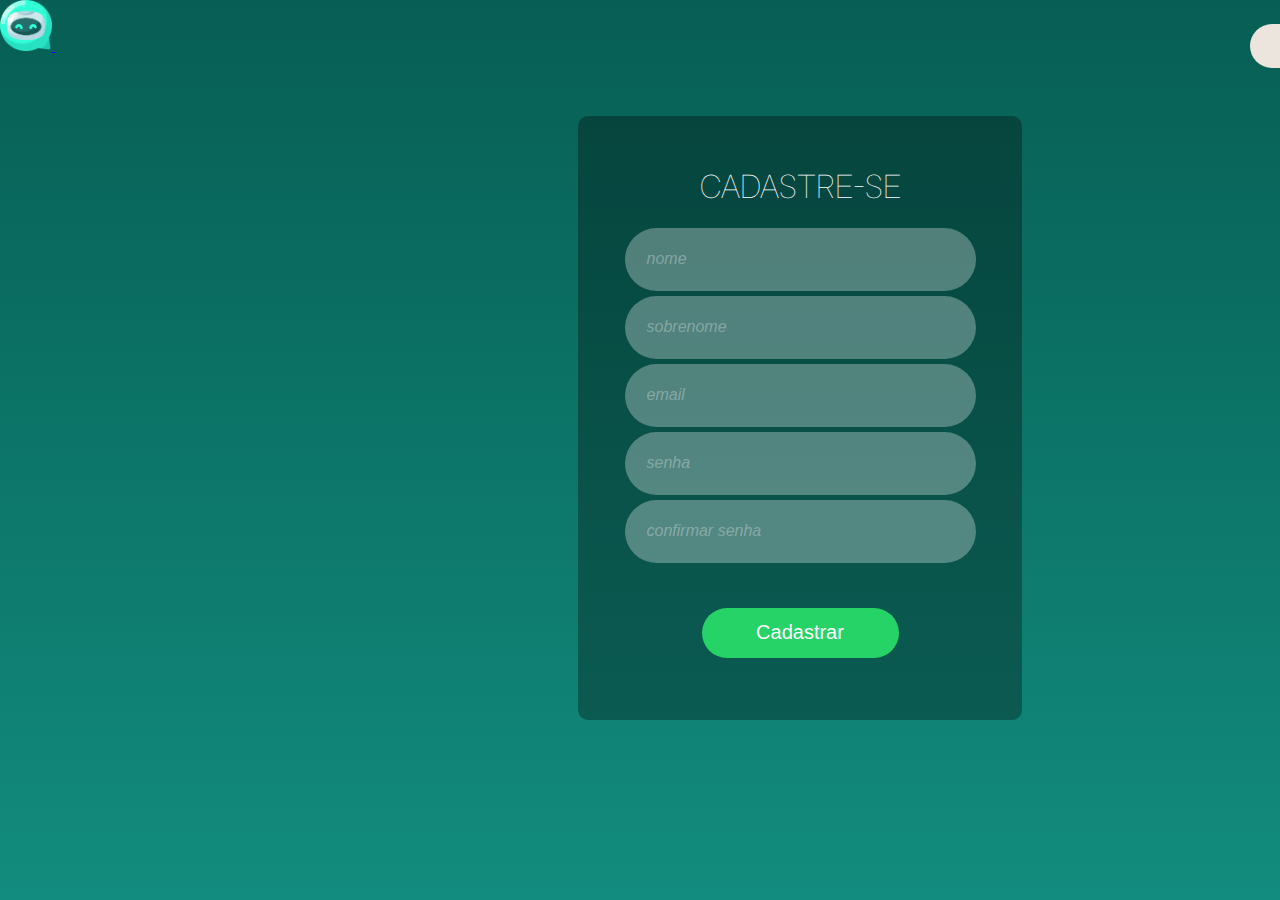
<file: cadastro/index.html>
<!DOCTYPE html>
<html lang="pt-BR">
<head>
    <meta charset="UTF-8">
    <meta name="viewport" content="width=device-width, initial-scale=1.0">
    <title>Cadastre-se</title>
    <link rel="stylesheet" href="style.css">
</head>
<body>
    <header>
        <a href="../homepage/index.html">
            <div class="imgRobot"><img class="robotMini" src="chatbot 2.png" alt=""></div>
        </a>
        <nav>
            <a href="../login/index.html">
                <button class="login">Login</button>  
            </a>
          
            <a href="../planos/index.html">
                <button class="planos">PLANOS</button>
            </a>  
        </nav>
    </header>

    <section class="container">
        <div class="containerCadastro">
            <h1>CADASTRE-SE</h1>
            <div class="containerInputs">
                <input type="text" placeholder="nome">
                <input type="text" placeholder="sobrenome">
                <input type="email" placeholder="email">
                <input type="password" placeholder="senha">
                <input type="password" placeholder="confirmar senha">
            </div>
            <div >
                <button class="botao">Cadastrar</button>
            </div>
        </div>
    </section>
</body>
</html>
</file>
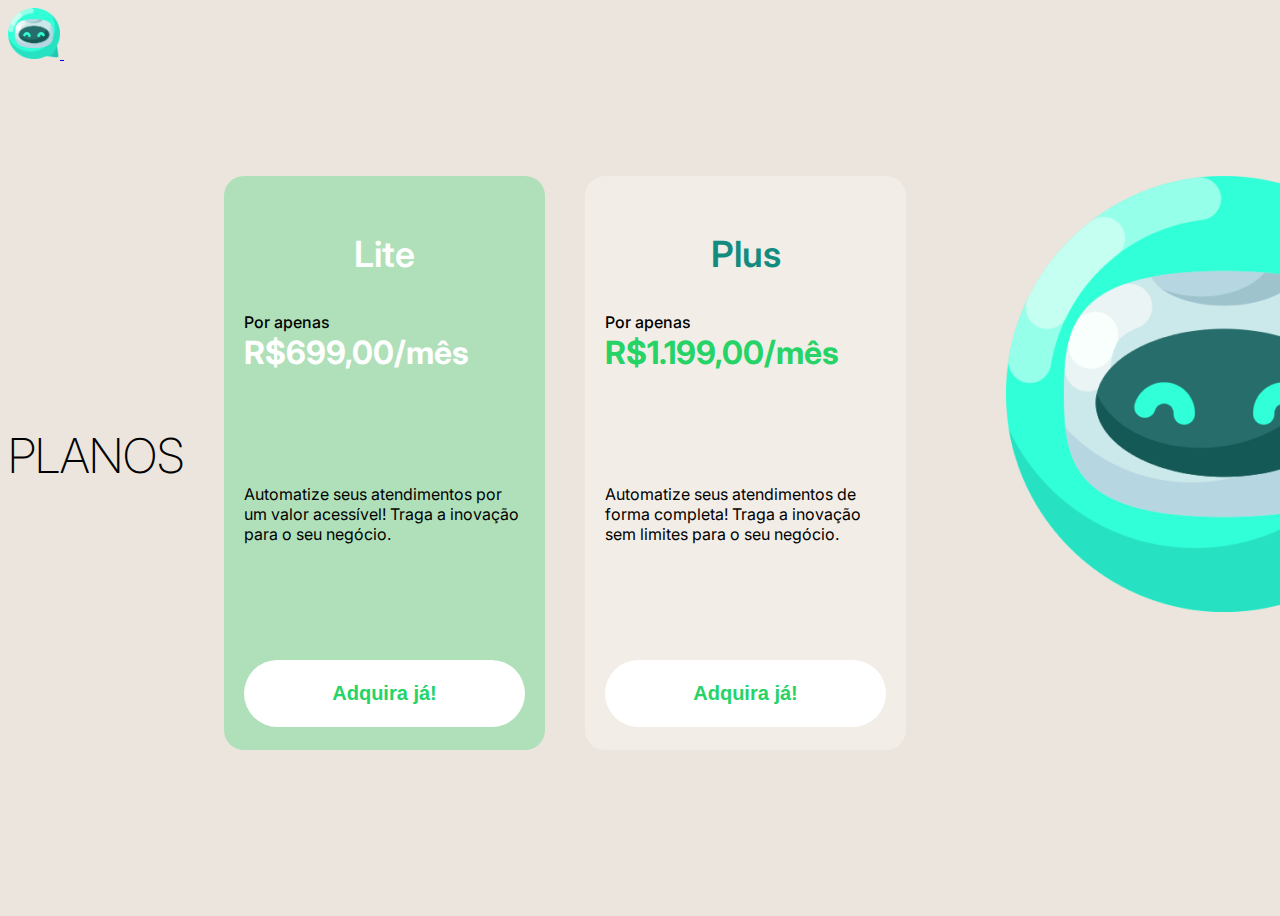
<file: planos/index.html>
<!DOCTYPE html>
<html lang="en">
<head>
    <meta charset="UTF-8">
    <meta name="viewport" content="width=device-width, initial-scale=1.0">
    <title>Planos | Whats Service</title>
    <link rel="stylesheet" href="style.css">
</head>
<body>
    <header>
        <a href="../homepage/index.html">
            <div class="imgRobot"><img class="robotMini" src="chatbot 2.png" alt=""></div>
        </a>
        <a href="../cadastro/index.html">
            <button class="cadastre-se">Cadastre-se</button>
        </a>
        <a href="../login/index.html">
            <button class="login">Login</button>
        </a>
    </header>

    <div class="container">
        <h1>PLANOS</h1>
        <div class="planos">
            <div class="nomePlano">
                <p>Lite</p>
            </div>
            <p class="porApenas">Por apenas</p>
            <p class="valor">R$699,00/mês</p>

            <p class="texto">Automatize seus atendimentos por um valor acessível! Traga a inovação para o seu negócio.</p>
            
            <div class="botao">
                <button>Adquira já!</button>
            </div>
        </div>
            
        <div class="planos2">
            <div class="nomePlano2">
                <p>Plus</p>
            </div>
            <p class="porApenas">Por apenas</p>
            <p class="valor2">R$1.199,00/mês</p>

            <p class="texto">Automatize seus atendimentos de forma completa! Traga a inovação sem limites para o seu negócio.</p>
            
            <div class="botao">
                <button>Adquira já!</button>
            </div>
        </div>
        <div class="chatbot">
            <a href="../homepage/index.html">
                <img src="chatbot 2.png" alt="">
            </a>
        </div>
    </div>
</body>
</html>
</file>
<file: cadastro/style.css>
@import url('https://fonts.googleapis.com/css2?family=Inter:wght@100..900&family=Mulish:ital,wght@0,200..1000;1,200..1000&family=Roboto:wght@300;400;500;700&display=swap');
body {
    font-family: 'Inter', Arial, Helvetica, sans-serif;
    width: 1600px;
    height: 900px;
    background: linear-gradient(to bottom, #075E54, #128C7E);
    padding: 0;
    margin: 0;
}

header div {
    display: inline;
}

header button {
    border-radius: 50px;
    padding: 10px;
    width: 138px;
    height: 44px;
    border: none;
}

header .login {
    color: #075E54;
    font-weight: 700;
    font-size: 16px;
    margin-left: 1194px;
    background-color: #ECE5DD;
}

header .planos {
    font-size: 16px;
    color: #ffffff;
    font-weight: 700;
    background-color: #25D366;
}

header nav {
    display: inline;
}

.robotMini{
    width: 52px;
    height: 51px;
}

.container {
    display: flex;
    justify-content: center;
    align-items: center; 
    height: 100vh; 
    margin-top: -100px;
}

.containerCadastro {
    border-radius: 10px;
    text-align: center;
    width: 444px;
    height: 604px;
    background-color: rgba(0, 0, 0, 0.3);
}

h1 {
    font-size: 32px;
    padding-top: 30px;
    font-weight: 100;
    color: white;
}

.containerInputs input {
    width: 347px;
    height: 61px;
    border: none;
    border-radius: 50px;
    margin-bottom: 5px;
    background-color: rgba(255, 255, 255, 0.3);
}

::placeholder {
    color: rgba(255, 255, 255, 0.3);
    padding-left: 20px;
    font-style: italic;
    font-weight: 100;
    font-size: 16px;
}

.botao {
    margin-top: 40px;
    border: none;
    border-radius: 50px;
    width: 197px;
    height: 50px;
    font-size: 20px;
    color: #ffffff;
    background-color:#25D366
}
</file>
<file: planos/style.css>
@import url('https://fonts.googleapis.com/css2?family=Inter:wght@100..900&family=Mulish:ital,wght@0,200..1000;1,200..1000&family=Roboto:wght@300;400;500;700&display=swap');
body {
    font-family: 'Inter', Arial, Helvetica, sans-serif;
    width: 1600px;
    height: 900px;
    background-color: #ECE5DD;
}

header div {
    display: inline;
}
.robotMini{
    width: 52px;
    height: 51px;
}

header button {
    border-radius: 50px;
    padding: 10px;
    width: 138px;
    height: 44px;
    border: none;
}

header .cadastre-se {
    color: #ECE5DD;
    font-weight: 700;
    font-size: 16px;
    margin-left: 1240px;
    background-color: #128C7E;
}

header .login {
    font-size: 16px;
    color: #ffffff;
    font-weight: 700;
    background-color: #25D366;
}


.container h1 {
    text-align: center;
    font-size: 48px;
    font-weight: 200;
    margin-top: 250px;
    
}

.container {
    padding-top: 100px;
    width: 866px;
    display: flex; 
}

.planos {
    width: 373px;
    height: 534px;
    border-radius: 20px;
    background-color: rgba(37, 211, 102, 0.3);
    margin: 110 10px; 
    padding: 20px;
    margin-left: 40px;
}
.planos2 {
    width: 373px;
    height: 534px;
    border-radius: 20px;
    background-color: rgba(255, 255, 255, 0.3);
    margin: 110 10px; 
    padding: 20px;
    margin-left: 40px;
}

.nomePlano {
    text-align: center;
    font-size: 36px;
    color: white;
    font-weight: 600;
}
.nomePlano2 {
    text-align: center;
    font-size: 36px;
    color: #128C7E;
    font-weight: 600;
}

.porApenas {
    font-size: 16px;
    font-weight: 500;
}

.valor {
    font-size: 32px;
    font-weight: 700;
    color: white;
    margin-top: -15px;
}
.valor2 {
    font-size: 32px;
    font-weight: 700;
    color: #25D366;
    margin-top: -15px;
}

.texto {
    padding-top: 80px;
}

.botao {
    text-align: center;
    padding-top: 100px;
}

.botao button {
    width: 281px;
    height: 67px;
    padding: 10px;
    border-radius: 50px;
    border: none;
    font-size: 20px;
    color: #25D366;
    font-weight: 600;
    background-color: #ffffff;
}

div .chatbot {
    margin-left: 100px;
}
</file>
